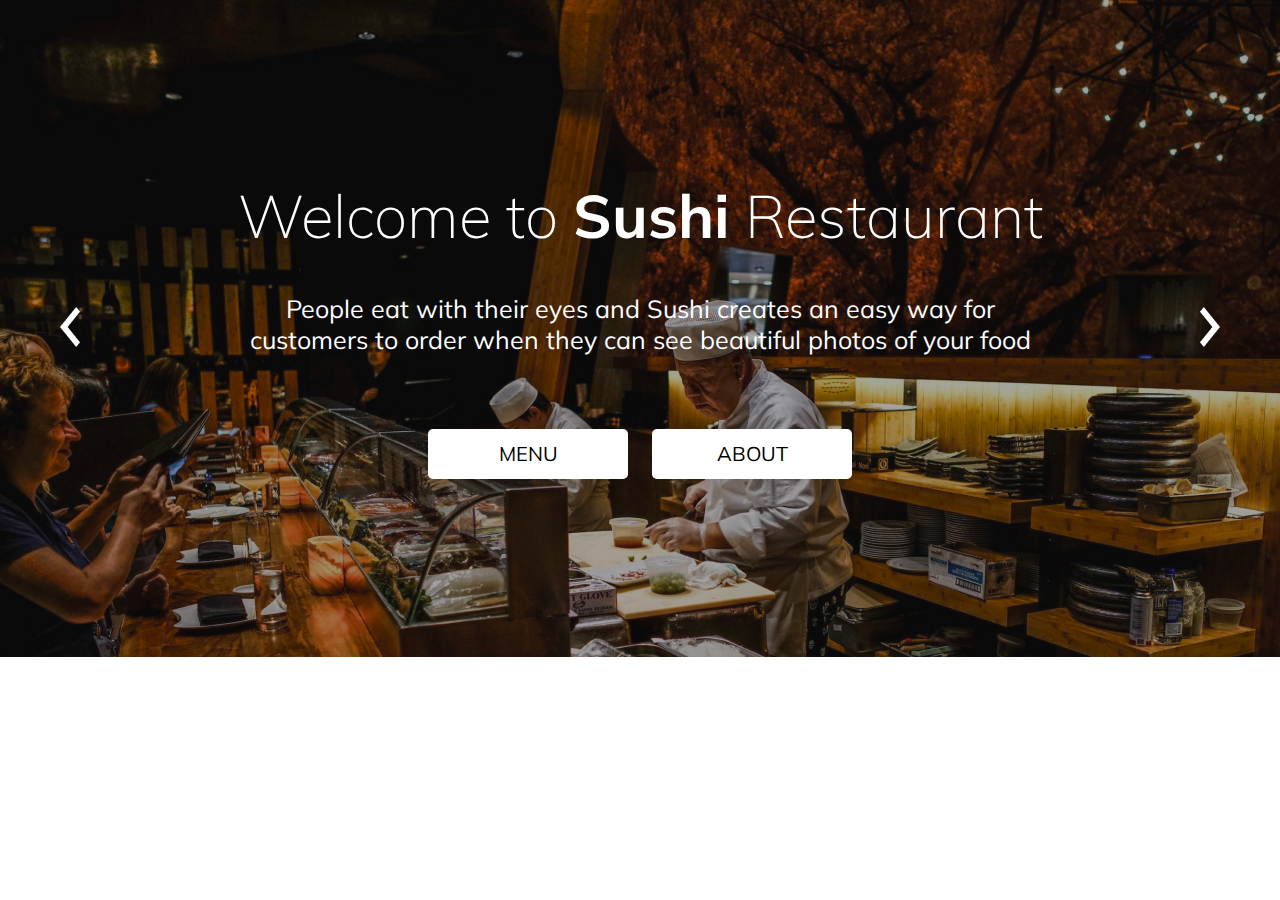
<file: index.html>
<!DOCTYPE html>
<html lang="en">
<head>
    <meta charset="UTF-8">
    <meta http-equiv="X-UA-Compatible" content="IE=edge">
    <meta name="viewport" content="width=device-width, initial-scale=1.0">
    <title>Document</title>
    <link rel="stylesheet" href="style.css">
    <link rel="stylesheet" href="https://cdnjs.cloudflare.com/ajax/libs/font-awesome/5.15.2/css/all.min.css" />
</head>
<body>
    <div class="wrapper">
        <div class="left"><button class="lincc"><img src="./imgs/keyboard_arrow_left_24px.png" alt=""></button></div>
        <div class="centr">
            <h3>Welcome to <span>Sushi</span> Restaurant</h3>
        <p>People eat with their eyes and Sushi creates an easy way for<br> customers to order when they can see beautiful photos of your food</p>
        <div class="btns">
            <a href="./menu.html"><button class="about">MENU</button></a>
            <a href=""><button class="about">ABOUT</button></a>
            
        </div>
        </div>
        <div class="right"><button class="lincc"><img src="./imgs/keyboard_arrow_right_24px.png" alt=""></button></div>
    </div>




</body>
</html>
</file>
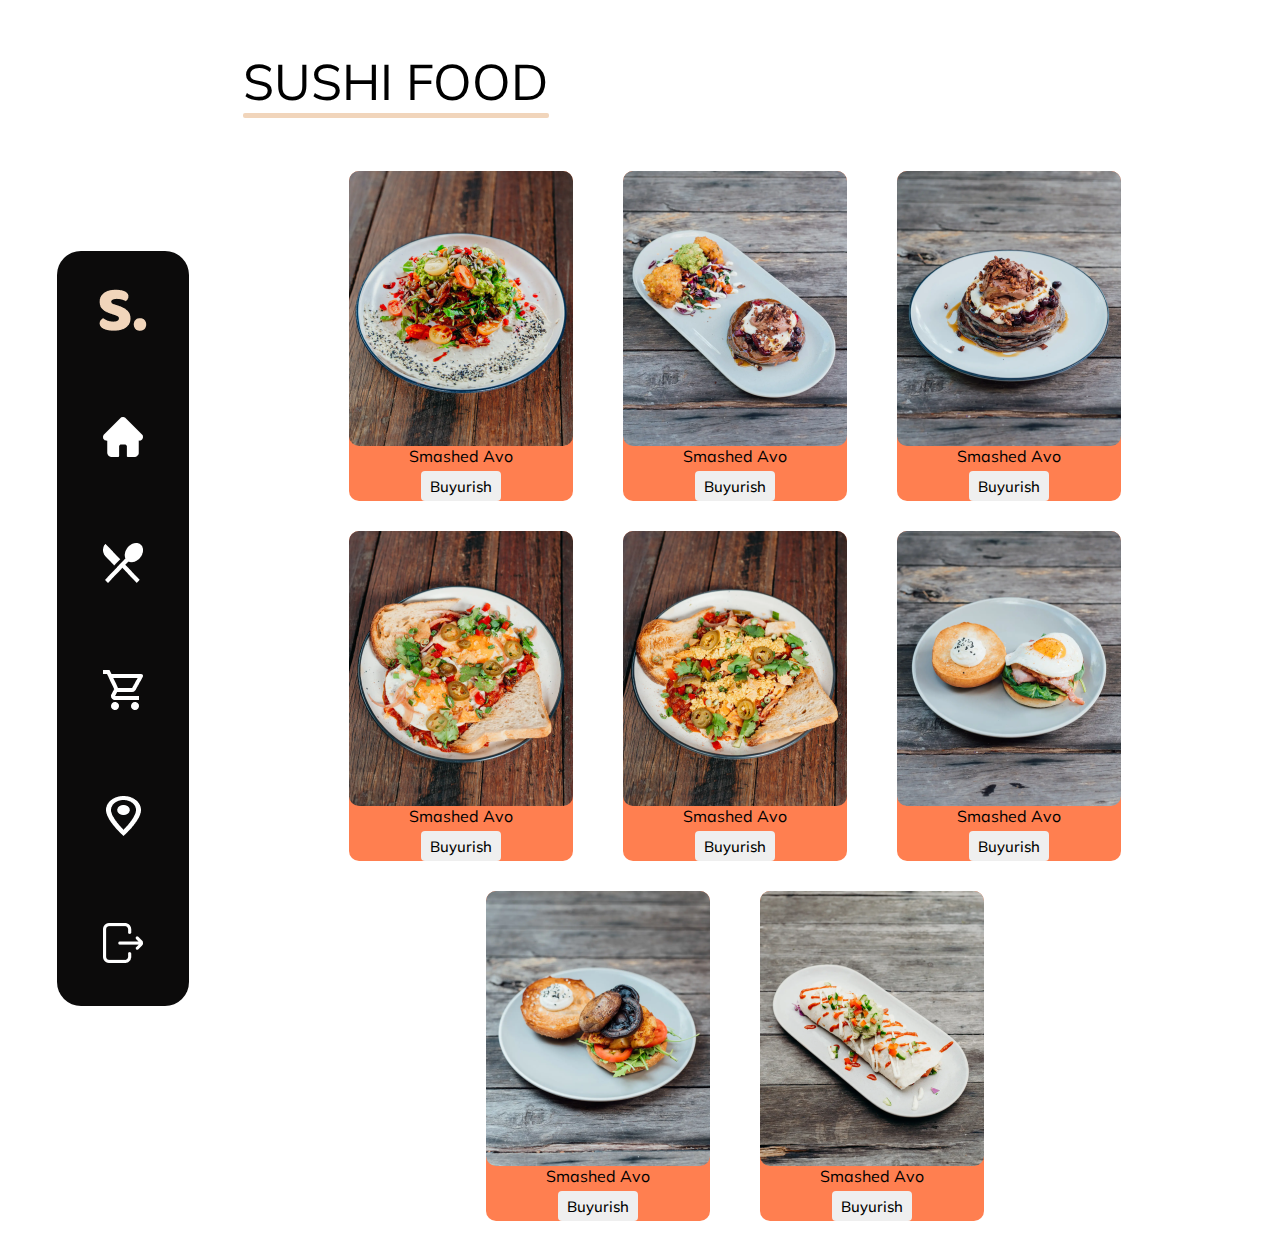
<file: menu.html>
<!DOCTYPE html>
<html lang="en">
<head>
    <meta charset="UTF-8">
    <meta http-equiv="X-UA-Compatible" content="IE=edge">
    <meta name="viewport" content="width=device-width, initial-scale=1.0">
    <title>Document</title>
    <link rel="stylesheet" href="style.css">
    <link rel="stylesheet" href="https://cdnjs.cloudflare.com/ajax/libs/font-awesome/5.15.2/css/all.min.css" />
</head>
<body>
    <!-- <i class="fas fa-palette "></i> -->
    <div class="wrapper2">
        <nav class="nav">
            <a href=""><button><img src="./imgs/S..png" alt=""></button></a>
            <a href=""><button><img src="./imgs/Vector (6).png" alt=""></button></a>
            <a href=""><button><img src="./imgs/restaurant_menu_24px.png" alt=""></button></a>
            <a href=""><button><img src="./imgs/shopping_cart_24px.png" alt=""></button></a>
            <a href=""><button><img src="./imgs/place_24px.png" alt=""></button></a>
            <a href=""><button><img src="./imgs/Group 7.png" alt=""></button></a>
        </nav>
        <section>
            <div class="textlog">
                <p>SUSHI FOOD</p>
                <hr>
            </div>
            <div class="taomlar"></div>
        </section>

    </div>

<script src="./script.js"></script>
</body>
</html>
</file>
<file: style.css>
@import url('https://fonts.googleapis.com/css2?family=Inter:wght@200;300;400;500;600;700;800;900&family=Mulish:ital,wght@0,200;0,400;0,500;0,700;0,900;1,200;1,400;1,500;1,600;1,700;1,900&family=Open+Sans:ital,wght@0,300;0,500;0,600;0,700;0,800;1,300;1,400;1,500;1,600;1,700;1,800&family=Poppins:ital,wght@0,100;0,200;0,300;0,400;0,500;0,600;0,700;0,800;0,900;1,700;1,900&family=Source+Sans+Pro:ital,wght@0,200;0,400;0,600;0,900;1,300;1,400;1,600;1,700&display=swap');


*{
    margin: 0;
    padding: 0;
    box-sizing: border-box;
    text-decoration: none;
    font-family: 'Mulish', sans-serif;
}

body{
    width: 100%;
    height: auto;
    display: flex;
    align-items: center;
    justify-content: center;
}
button{cursor: pointer;}

.wrapper{
    max-width: 1440px;
    width: 100%;
    height: 657px;
    background: url(./imgs/restaurant\ 1.png);
    display: flex;
    align-items: center;
    justify-content: space-between;
    flex-direction: row;
    padding: 0 60px;
}

.centr{
    width: 100%;
    height: auto;
    display: flex;
    align-items: center;
    justify-content: center;
    flex-direction: column;
}
.wrapper .lincc{
    background: none;
    border: none;
}
.centr h3{
    font-weight: 200;
    font-size: 60px;
    line-height: 75px;
    margin-bottom: 40px;
    color: #FFFFFF;
}
.centr span{
    font-weight: 700;
}
.centr p{
    font-weight: 400;
    font-size: 25px;
    line-height: 31px;
    text-align: center;
    margin-bottom: 74px;
    color: #FFFFFF;
}
.centr .about{
    width: 200px;
    height: 50px;
    margin: 0 10px;
    border: none;
    background: #FFFFFF;
    border-radius: 5px;
    font-weight: 400;
    font-size: 20px;
    line-height: 38px;
    /* identical to box height */


    color: #000000;
}




/* ========== menu-css======= */



.wrapper2{
    max-width: 1440px;
    width: 100%;
    height: auto;
    display: flex;
    align-items: center;
    justify-content: flex-start;
    flex-direction: row;
    padding-left: 57px;
}
nav{
    width: 132px;
    height: 755px;
    display: flex;
    align-items: center;
    justify-content: space-between;
    flex-direction: column;
    padding: 30px 0;
    margin-top: 20px;
    background: #0C0B0B;
    border-radius: 24px;
}
nav button{
    background: none;
    border: none;
    width: 132px;
    height: 62px;
    
}
nav button:hover{
    background-color: coral;
}


/* ===========section======= */

section{
    width: 100%;
    height: auto;
    display: flex;
    align-items: flex-start;
    justify-content: flex-start;
    flex-direction: column;
    
    top: 0;
}
.textlog{
    width: 306px;
    height: 63px;
    margin: 50px 0 43px 54px;
   
}
.textlog hr{
    height: 5px;
    width: 306px;
    background-color: #F1D5BB;
    border: none;
    border-radius: 2px;
}
.textlog p{
    font-weight: 400;
    font-size: 50px;
    line-height: 63px;
    /* identical to box height */


    color: #000000;

}
.taomlar{
    width: 100%;
    height: auto;
    display: flex;
    align-items: center;
    justify-content: center;
    flex-wrap: wrap;
}
.otadv{
    width: 224px;
    height: 330px;
    display: flex;
    align-items: center;
    flex-direction: column;
    background: coral;
    margin: 15px 25px;
    border-radius: 10px;
}
.otadv img{
    border-radius: 10px;
}
.otadv button{
    margin-top: 5px;
    width: 80px;
    height: 40px;
    font-weight: 500;
    font-size: 15px;
    line-height: 19px;
    /* identical to box height */
    border-radius: 4px;
    border: none;

    color: #000000;
}
</file>
